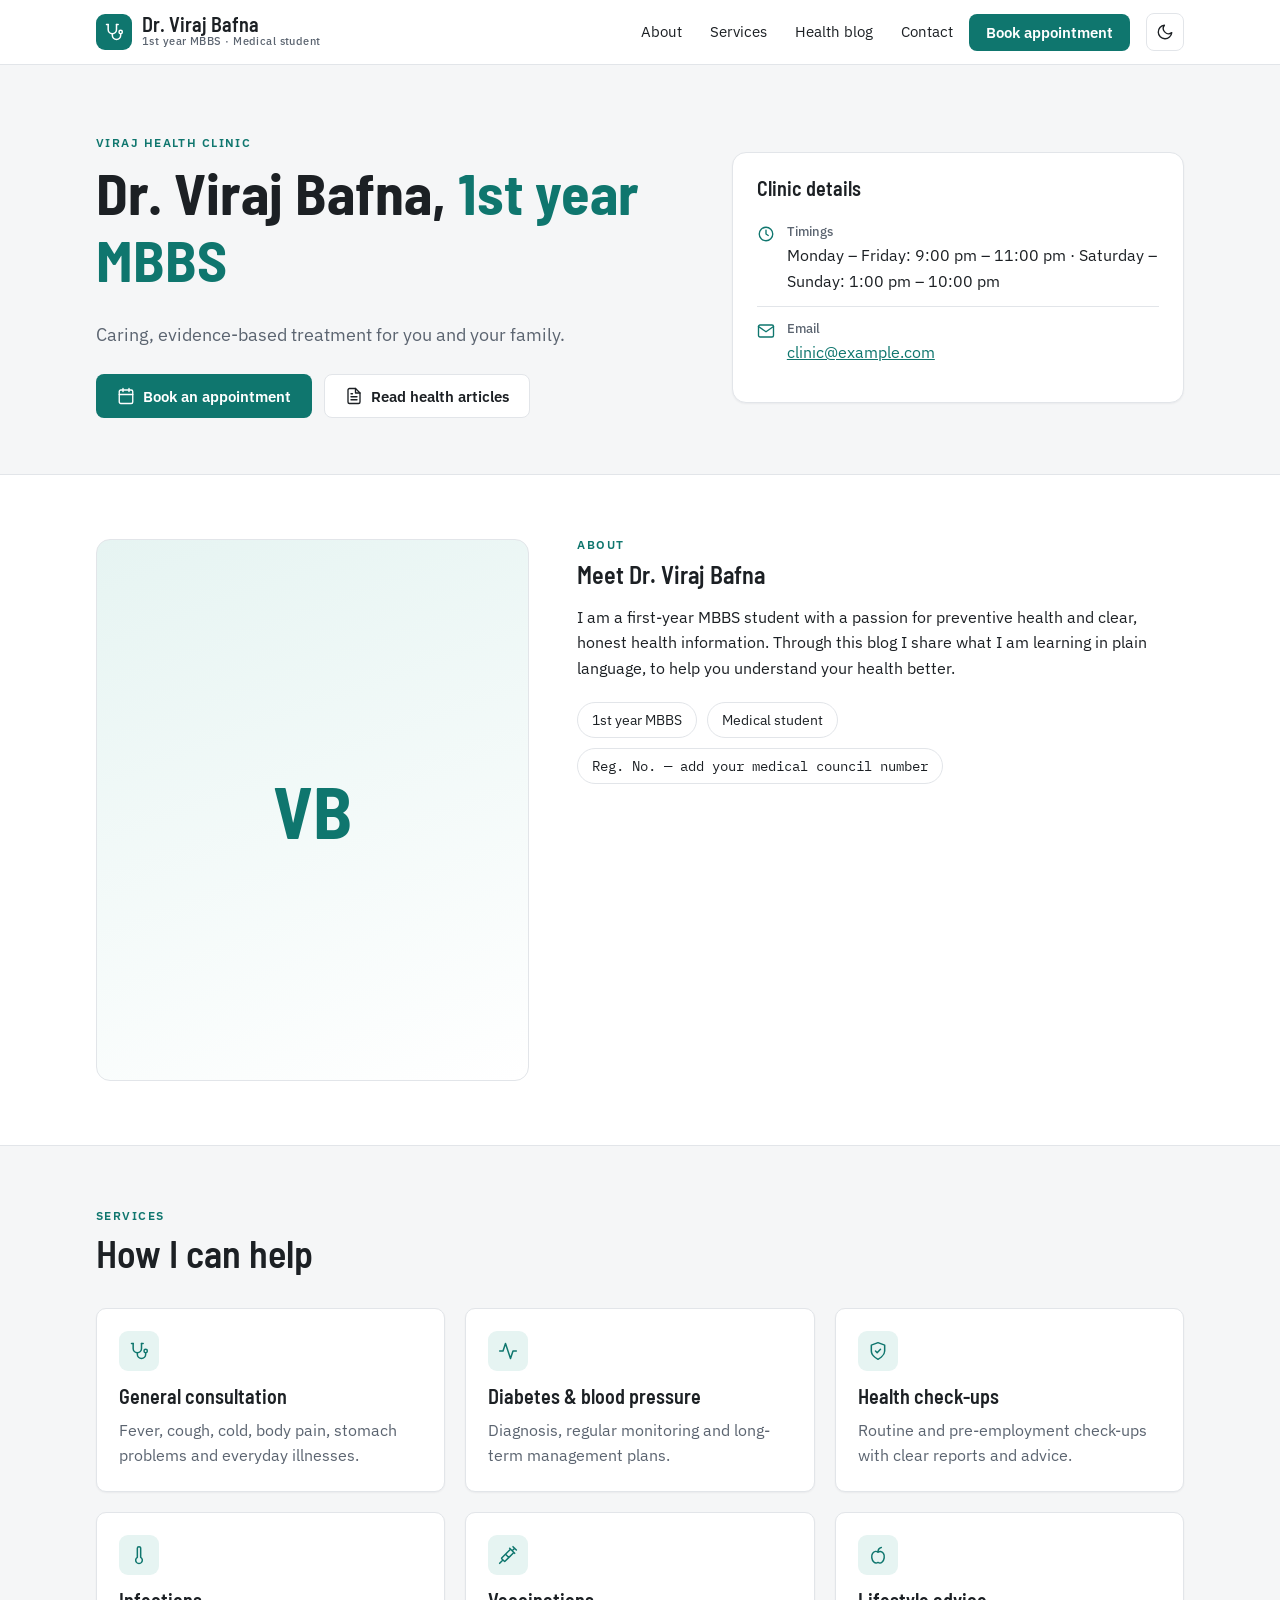
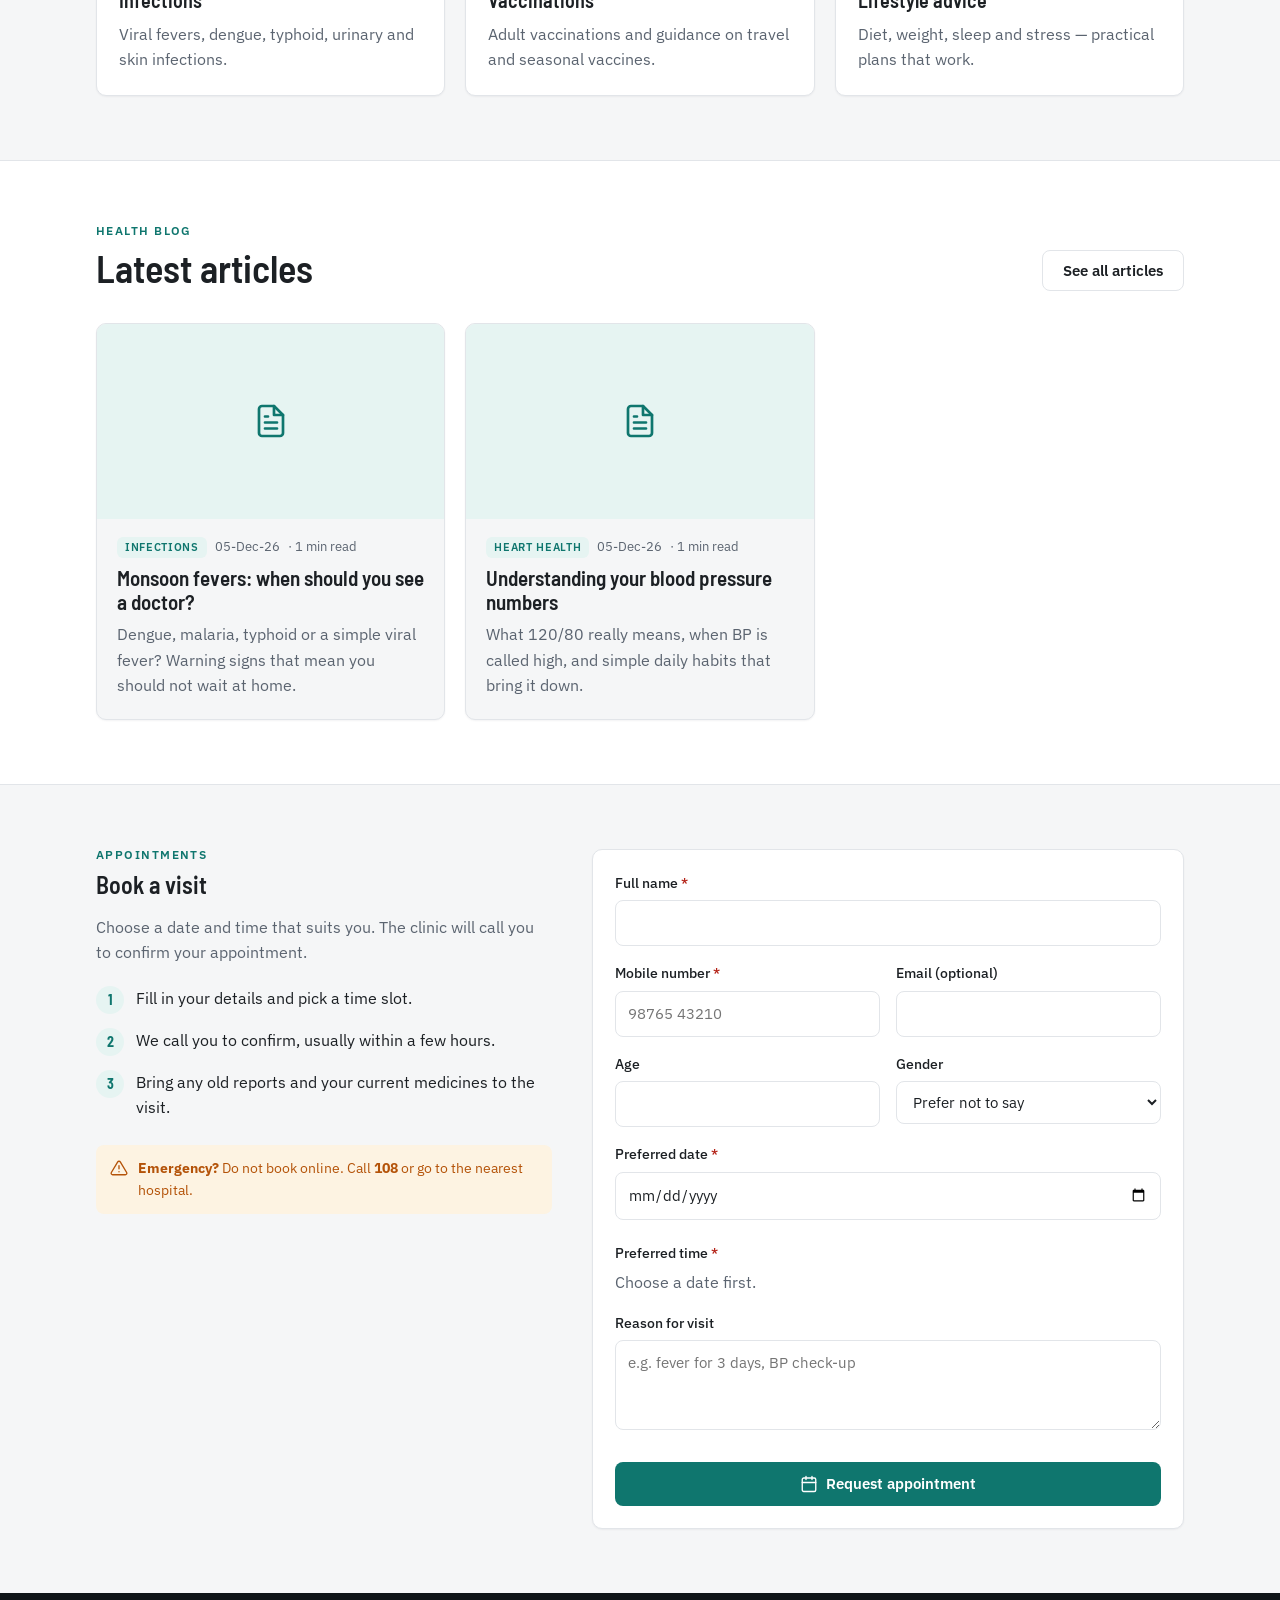
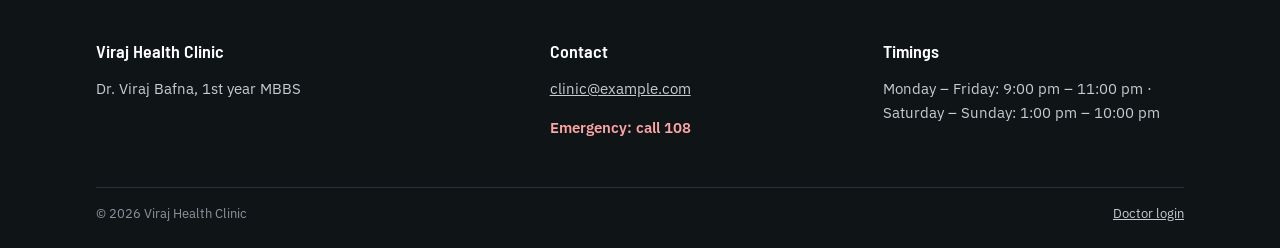
<file: index.html>
<!doctype html>
<html lang="en">
<head>
  <meta charset="utf-8">
  <meta name="viewport" content="width=device-width, initial-scale=1">
  <title>Doctor | Book an appointment</title>
  <meta name="description" content="Book an appointment and read health articles.">
  <link rel="preconnect" href="https://fonts.googleapis.com">
  <link rel="preconnect" href="https://fonts.gstatic.com" crossorigin>
  <link href="https://fonts.googleapis.com/css2?family=Barlow+Semi+Condensed:wght@500;600;700&family=IBM+Plex+Mono:wght@400;500&family=IBM+Plex+Sans:wght@400;500;600&display=swap" rel="stylesheet">
  <link rel="stylesheet" href="assets/css/site.css">
  <link rel="icon" href="data:image/svg+xml,%3Csvg xmlns='http://www.w3.org/2000/svg' viewBox='0 0 32 32'%3E%3Crect width='32' height='32' rx='7' fill='%230f766e'/%3E%3Cpath d='M13 7h6v6h6v6h-6v6h-6v-6H7v-6h6z' fill='white'/%3E%3C/svg%3E">
</head>
<body>
  <header class="site-header">
    <div class="wrap">
      <a class="brand" href="index.html">
        <span class="brand-mark"><i data-icon="stethoscope" data-size="20"></i></span>
        <span class="brand-name"><span data-cfg="doctorName"></span><small><span data-cfg="qualification"></span> · <span data-cfg="role"></span></small></span>
      </a>
      <nav class="nav" id="nav">
        <a href="#about">About</a>
        <a href="#services">Services</a>
        <a href="blog.html">Health blog</a>
        <a href="#contact">Contact</a>
        <a href="#book" class="btn btn-primary" style="padding:10px 16px">Book appointment</a>
      </nav>
      <div class="header-actions">
        <button class="icon-btn theme-toggle" type="button" aria-label="Switch light or dark mode"><i data-icon="moon"></i></button>
        <button class="icon-btn menu-btn" type="button" aria-label="Open menu" aria-expanded="false" aria-controls="nav"><i data-icon="menu"></i></button>
      </div>
    </div>
  </header>

  <main>
    <section class="hero">
      <div class="wrap">
        <div>
          <div class="eyebrow" data-cfg="clinicName"></div>
          <h1><span data-cfg="doctorName"></span>, <span class="deg" data-cfg="qualification"></span></h1>
          <p class="lead" data-cfg="tagline"></p>
          <div class="hero-actions">
            <a href="#book" class="btn btn-primary"><i data-icon="calendar"></i> Book an appointment</a>
            <a href="blog.html" class="btn btn-ghost"><i data-icon="file"></i> Read health articles</a>
          </div>
        </div>
        <aside class="hero-card" aria-label="Clinic details">
          <h3>Clinic details</h3>
          <div class="info-row"><i data-icon="clock"></i><div><b>Timings</b><span data-cfg="hoursText"></span></div></div>
          <div class="info-row"><i data-icon="mail"></i><div><b>Email</b><a data-cfg-mail="email"></a></div></div>
        </aside>
      </div>
    </section>

    <section class="block alt" id="about">
      <div class="wrap about-grid">
        <div class="about-photo" aria-hidden="true"><span id="initials"></span></div>
        <div>
          <div class="eyebrow">About</div>
          <h2>Meet <span data-cfg="doctorName"></span></h2>
          <p data-cfg="about"></p>
          <div class="facts">
            <span class="fact" data-cfg="qualification"></span>
            <span class="fact" data-cfg="role"></span>
            <span class="fact mono" data-cfg="registrationNo"></span>
          </div>
        </div>
      </div>
    </section>

    <section class="block" id="services">
      <div class="wrap">
        <div class="section-head">
          <div class="eyebrow">Services</div>
          <h2>How I can help</h2>
        </div>
        <div class="grid-3" id="services-list"></div>
      </div>
    </section>

    <section class="block alt" id="latest">
      <div class="wrap">
        <div class="section-head" style="display:flex;justify-content:space-between;align-items:end;gap:16px;max-width:none;flex-wrap:wrap">
          <div>
            <div class="eyebrow">Health blog</div>
            <h2 style="margin:0">Latest articles</h2>
          </div>
          <a href="blog.html" class="btn btn-ghost">See all articles</a>
        </div>
        <div class="grid-3" id="latest-posts"><div class="empty">Loading…</div></div>
      </div>
    </section>

    <section class="block" id="book">
      <div class="wrap book-grid">
        <div>
          <div class="eyebrow">Appointments</div>
          <h2>Book a visit</h2>
          <p class="muted">Choose a date and time that suits you. The clinic will call you to confirm your appointment.</p>
          <ol class="steps">
            <li><span class="n">1</span><span>Fill in your details and pick a time slot.</span></li>
            <li><span class="n">2</span><span>We call you to confirm, usually within a few hours.</span></li>
            <li><span class="n">3</span><span>Bring any old reports and your current medicines to the visit.</span></li>
          </ol>
          <div class="notice warn" style="margin-top:24px"><i data-icon="alert"></i><span><b>Emergency?</b> Do not book online. Call <b>108</b> or go to the nearest hospital.</span></div>
        </div>
        <div class="card">
          <form class="form" id="book-form" novalidate>
            <div class="field full"><label for="b-name">Full name <span class="req">*</span></label><input id="b-name" name="patient_name" autocomplete="name" required></div>
            <div class="field"><label for="b-phone">Mobile number <span class="req">*</span></label><input id="b-phone" name="phone" type="tel" inputmode="tel" autocomplete="tel" placeholder="98765 43210" required></div>
            <div class="field"><label for="b-email">Email (optional)</label><input id="b-email" name="email" type="email" autocomplete="email"></div>
            <div class="field"><label for="b-age">Age</label><input id="b-age" name="age" type="number" min="0" max="120" inputmode="numeric"></div>
            <div class="field"><label for="b-gender">Gender</label>
              <select id="b-gender" name="gender"><option value="">Prefer not to say</option><option>Female</option><option>Male</option><option>Other</option></select>
            </div>
            <div class="field full"><label for="b-date">Preferred date <span class="req">*</span></label><input id="b-date" name="appt_date" type="date" required>
              <small class="muted" id="b-date-help"></small>
            </div>
            <div class="field full"><label>Preferred time <span class="req">*</span></label><div class="slots" id="b-slots" role="group" aria-label="Time slots"><span class="muted">Choose a date first.</span></div></div>
            <div class="field full"><label for="b-reason">Reason for visit</label><textarea id="b-reason" name="reason" placeholder="e.g. fever for 3 days, BP check-up"></textarea></div>
            <div class="field full" id="b-msg" aria-live="polite"></div>
            <div class="field full"><button class="btn btn-primary" type="submit" id="b-submit"><i data-icon="calendar"></i> Request appointment</button></div>
          </form>
        </div>
      </div>
    </section>
  </main>

  <footer class="site-footer" id="contact">
    <div class="wrap">
      <div class="cols">
        <div>
          <h4 data-cfg="clinicName"></h4>
          <p><span data-cfg="doctorName"></span>, <span data-cfg="qualification"></span></p>
        </div>
        <div>
          <h4>Contact</h4>
          <p><a data-cfg-mail="email"></a></p>
          <p class="emergency">Emergency: call 108</p>
        </div>
        <div>
          <h4>Timings</h4>
          <p data-cfg="hoursText"></p>
        </div>
      </div>
      <div class="bottom">
        <span>© <span id="year"></span> <span data-cfg="clinicName"></span></span>
        <a href="admin.html">Doctor login</a>
      </div>
    </div>
  </footer>

  <script src="config.js"></script>
  <script src="assets/js/icons.js"></script>
  <script src="assets/js/common.js"></script>
  <script src="assets/js/store.js"></script>
  <script src="assets/js/site.js"></script>
</body>
</html>
</file>
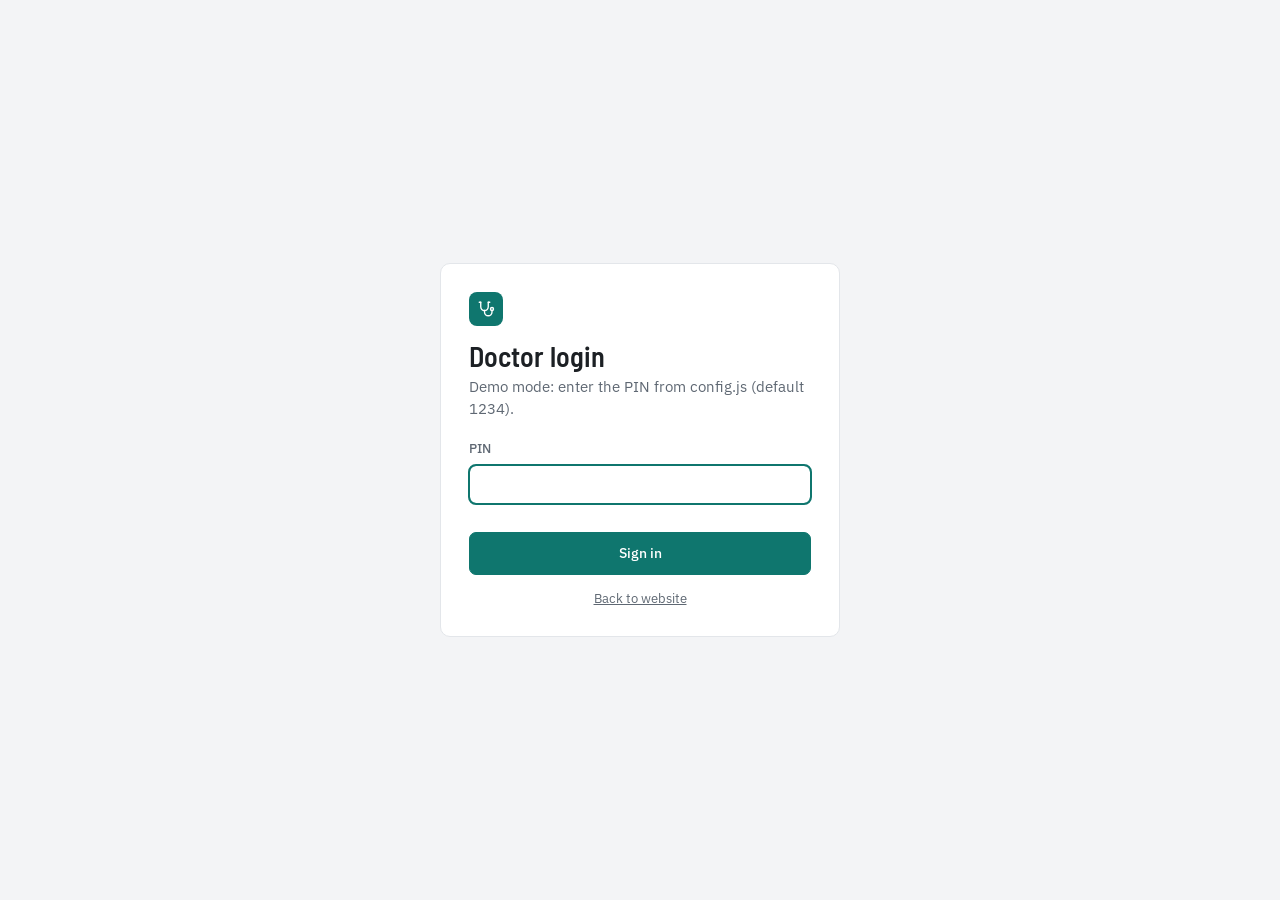
<file: admin.html>
<!doctype html>
<html lang="en">
<head>
  <meta charset="utf-8">
  <meta name="viewport" content="width=device-width, initial-scale=1">
  <meta name="robots" content="noindex, nofollow">
  <title>Clinic Dashboard</title>
  <link rel="preconnect" href="https://fonts.googleapis.com">
  <link rel="preconnect" href="https://fonts.gstatic.com" crossorigin>
  <link href="https://fonts.googleapis.com/css2?family=Barlow+Semi+Condensed:wght@500;600;700&family=IBM+Plex+Mono:wght@400;500&family=IBM+Plex+Sans:wght@400;500;600&display=swap" rel="stylesheet">
  <link rel="stylesheet" href="assets/css/admin.css">
  <link rel="icon" href="data:image/svg+xml,%3Csvg xmlns='http://www.w3.org/2000/svg' viewBox='0 0 32 32'%3E%3Crect width='32' height='32' rx='7' fill='%230f766e'/%3E%3Cpath d='M13 7h6v6h6v6h-6v6h-6v-6H7v-6h6z' fill='white'/%3E%3C/svg%3E">
</head>
<body>
  <!-- Login -->
  <div class="login" id="login" hidden>
    <div class="card">
      <span class="side-brand" style="padding:0;border:0"><span class="mark" id="login-mark"></span></span>
      <h1>Doctor login</h1>
      <p class="muted" id="login-help" style="margin:0"></p>
      <form id="login-form">
        <div class="field" id="login-email-wrap"><label for="login-email">Email</label><input class="input" id="login-email" type="email" autocomplete="username"></div>
        <div class="field"><label for="login-pass" id="login-pass-label">Password</label><input class="input" id="login-pass" type="password" autocomplete="current-password" required></div>
        <div id="login-msg" aria-live="polite"></div>
        <button class="btn btn-primary" type="submit" style="padding:10px">Sign in</button>
        <a href="index.html" class="muted" style="text-align:center;font-size:13px">Back to website</a>
      </form>
    </div>
  </div>

  <!-- App -->
  <div class="app" id="app" hidden>
    <aside class="sidebar" id="sidebar" aria-label="Main menu">
      <div class="side-brand">
        <span class="mark" id="brand-mark"></span>
        <div style="min-width:0"><b id="brand-name"></b><small>Clinic dashboard</small></div>
      </div>
      <nav class="side-nav">
        <div class="side-group">Clinic</div>
        <button class="side-link" data-page="overview"><span data-i="grid"></span>Overview</button>
        <button class="side-link" data-page="appointments"><span data-i="calendar"></span>Appointments<span class="badge" id="badge-appts">0</span></button>
        <div class="side-group">Blog</div>
        <button class="side-link" data-page="posts"><span data-i="file"></span>All posts<span class="badge" id="badge-posts">0</span></button>
        <button class="side-link" data-page="editor"><span data-i="pen"></span>Write a post</button>
        <div class="side-group">Website</div>
        <a class="side-link" href="index.html" target="_blank" rel="noopener"><span data-i="external"></span>View website</a>
        <a class="side-link" href="blog.html" target="_blank" rel="noopener"><span data-i="monitor"></span>View blog</a>
      </nav>
      <div class="side-foot">
        <div class="source" id="source"></div>
        <button class="side-link" id="btn-export"><span data-i="download"></span>Download backup</button>
        <button class="side-link" id="btn-import"><span data-i="upload"></span>Restore backup</button>
        <button class="side-link" id="btn-logout"><span data-i="logout"></span>Sign out</button>
        <input type="file" id="import-file" accept="application/json,.json" hidden>
      </div>
    </aside>
    <div class="scrim" id="scrim"></div>

    <div class="main">
      <header class="topbar">
        <button class="icon-btn menu-btn" id="menu-btn" aria-label="Open menu" aria-controls="sidebar" aria-expanded="false"></button>
        <div class="titles">
          <div class="section" id="page-section"></div>
          <h1 id="page-title"></h1>
        </div>
        <div class="tools" id="page-tools"></div>
        <button class="icon-btn" id="theme-btn" aria-label="Switch light or dark mode"></button>
      </header>
      <main class="content" id="view"></main>
    </div>
  </div>

  <!-- Appointment dialog -->
  <dialog id="appt-dlg" aria-labelledby="appt-dlg-title">
    <form id="appt-form" method="dialog" novalidate>
      <div class="dlg-head"><h2 id="appt-dlg-title">Appointment</h2><button type="button" class="icon-btn" data-close aria-label="Close"></button></div>
      <div class="dlg-body">
        <input type="hidden" name="id">
        <div class="field full"><label for="a-name">Patient name *</label><input class="input" id="a-name" name="patient_name" required></div>
        <div class="field"><label for="a-phone">Phone *</label><input class="input" id="a-phone" name="phone" type="tel" required></div>
        <div class="field"><label for="a-email">Email</label><input class="input" id="a-email" name="email" type="email"></div>
        <div class="field"><label for="a-age">Age</label><input class="input" id="a-age" name="age" type="number" min="0" max="120"></div>
        <div class="field"><label for="a-gender">Gender</label><select class="select" id="a-gender" name="gender"><option value="">—</option><option>Female</option><option>Male</option><option>Other</option></select></div>
        <div class="field"><label for="a-date">Date *</label><input class="input" id="a-date" name="appt_date" type="date" required></div>
        <div class="field"><label for="a-time">Time *</label><input class="input" id="a-time" name="appt_time" type="time" required></div>
        <div class="field full"><label for="a-status">Status</label>
          <select class="select" id="a-status" name="status"><option value="pending">Pending</option><option value="confirmed">Confirmed</option><option value="completed">Completed</option><option value="cancelled">Cancelled</option></select>
        </div>
        <div class="field full"><label for="a-reason">Reason for visit</label><textarea class="textarea" id="a-reason" name="reason" rows="2"></textarea></div>
        <div class="field full"><label for="a-notes">Private notes (only you can see these)</label><textarea class="textarea" id="a-notes" name="notes" rows="3"></textarea></div>
        <div class="full" id="appt-msg" aria-live="polite"></div>
      </div>
      <div class="dlg-foot">
        <button type="button" class="btn" data-close>Cancel</button>
        <button type="submit" class="btn btn-primary" value="save">Save appointment</button>
      </div>
    </form>
  </dialog>

  <!-- Confirm dialog -->
  <dialog id="confirm-dlg" style="width:min(420px, calc(100vw - 32px))">
    <div class="dlg-head"><h2 id="confirm-title">Are you sure?</h2></div>
    <div style="padding:16px 20px" id="confirm-text"></div>
    <div class="dlg-foot"><button class="btn" id="confirm-no">Cancel</button><button class="btn btn-primary" id="confirm-yes">Yes</button></div>
  </dialog>

  <script src="config.js"></script>
  <script src="assets/js/icons.js"></script>
  <script src="assets/js/common.js"></script>
  <script src="assets/js/store.js"></script>
  <script src="assets/js/admin.js"></script>
</body>
</html>
</file>
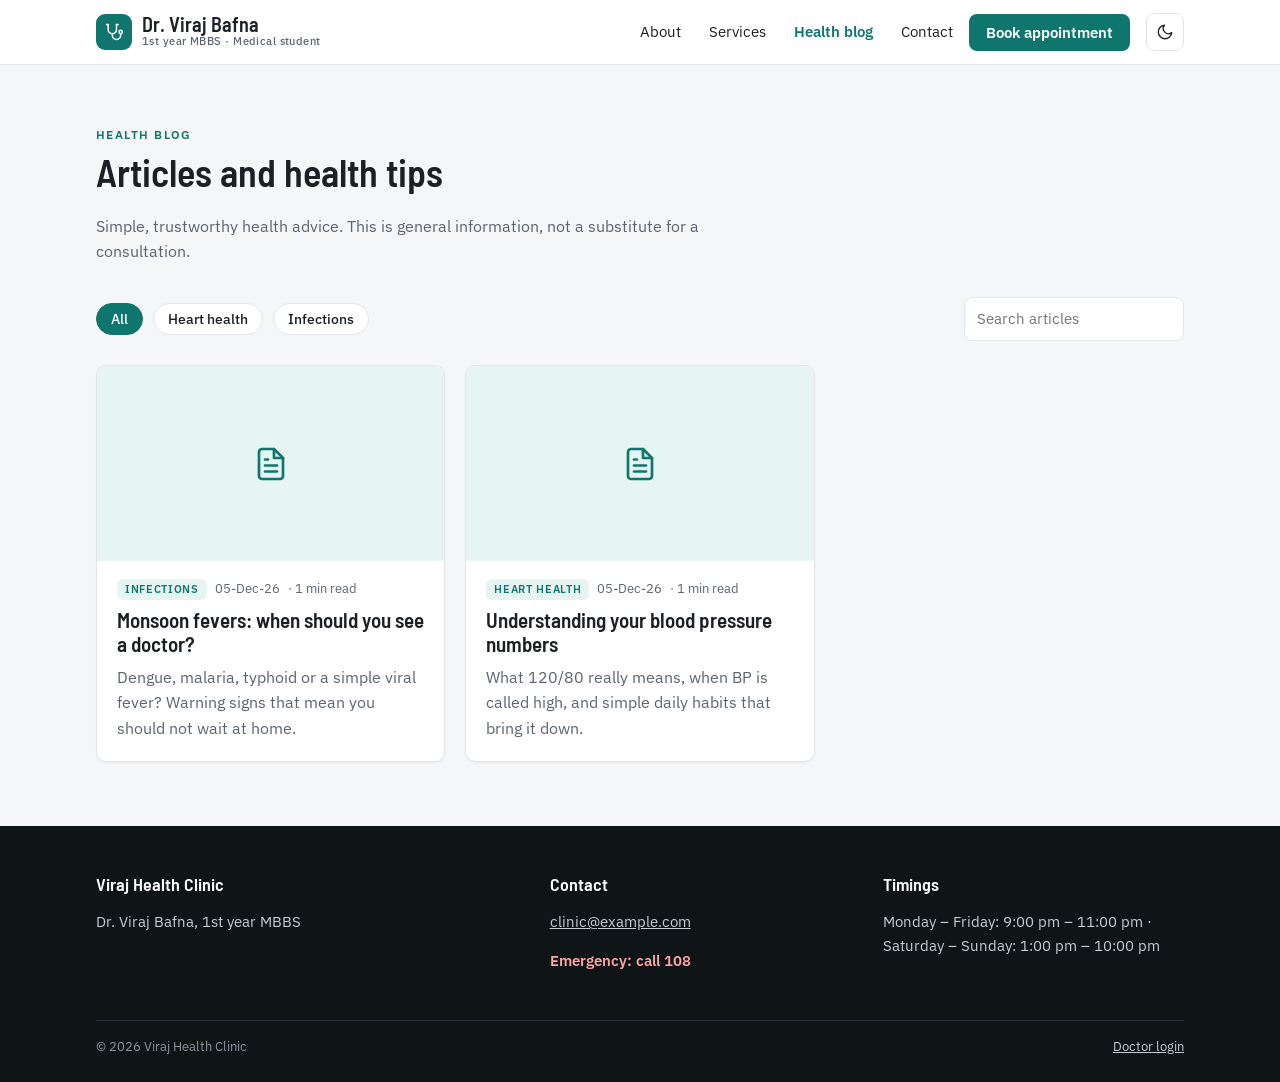
<file: blog.html>
<!doctype html>
<html lang="en">
<head>
  <meta charset="utf-8">
  <meta name="viewport" content="width=device-width, initial-scale=1">
  <title>Health Blog</title>
  <meta name="description" content="Health articles written by your doctor.">
  <link rel="preconnect" href="https://fonts.googleapis.com">
  <link rel="preconnect" href="https://fonts.gstatic.com" crossorigin>
  <link href="https://fonts.googleapis.com/css2?family=Barlow+Semi+Condensed:wght@500;600;700&family=IBM+Plex+Mono:wght@400;500&family=IBM+Plex+Sans:wght@400;500;600&display=swap" rel="stylesheet">
  <link rel="stylesheet" href="assets/css/site.css">
  <link rel="icon" href="data:image/svg+xml,%3Csvg xmlns='http://www.w3.org/2000/svg' viewBox='0 0 32 32'%3E%3Crect width='32' height='32' rx='7' fill='%230f766e'/%3E%3Cpath d='M13 7h6v6h6v6h-6v6h-6v-6H7v-6h6z' fill='white'/%3E%3C/svg%3E">
</head>
<body>
  <header class="site-header">
    <div class="wrap">
      <a class="brand" href="index.html">
        <span class="brand-mark"><i data-icon="stethoscope" data-size="20"></i></span>
        <span class="brand-name"><span data-cfg="doctorName"></span><small><span data-cfg="qualification"></span> · <span data-cfg="role"></span></small></span>
      </a>
      <nav class="nav" id="nav">
        <a href="index.html#about">About</a>
        <a href="index.html#services">Services</a>
        <a href="blog.html" class="active">Health blog</a>
        <a href="index.html#contact">Contact</a>
        <a href="index.html#book" class="btn btn-primary" style="padding:10px 16px">Book appointment</a>
      </nav>
      <div class="header-actions">
        <button class="icon-btn theme-toggle" type="button" aria-label="Switch light or dark mode"><i data-icon="moon"></i></button>
        <button class="icon-btn menu-btn" type="button" aria-label="Open menu" aria-expanded="false" aria-controls="nav"><i data-icon="menu"></i></button>
      </div>
    </div>
  </header>

  <main id="blog-root">
    <section class="block" id="list-view">
      <div class="wrap">
        <div class="section-head">
          <div class="eyebrow">Health blog</div>
          <h2>Articles and health tips</h2>
          <p class="muted">Simple, trustworthy health advice. This is general information, not a substitute for a consultation.</p>
        </div>
        <div class="filters" id="cat-filters"></div>
        <div class="grid-3" id="all-posts"><div class="empty">Loading…</div></div>
      </div>
    </section>
    <article class="article" id="post-view" hidden></article>
  </main>

  <footer class="site-footer" id="contact">
    <div class="wrap">
      <div class="cols">
        <div>
          <h4 data-cfg="clinicName"></h4>
          <p><span data-cfg="doctorName"></span>, <span data-cfg="qualification"></span></p>
        </div>
        <div>
          <h4>Contact</h4>
          <p><a data-cfg-mail="email"></a></p>
          <p class="emergency">Emergency: call 108</p>
        </div>
        <div>
          <h4>Timings</h4>
          <p data-cfg="hoursText"></p>
        </div>
      </div>
      <div class="bottom">
        <span>© <span id="year"></span> <span data-cfg="clinicName"></span></span>
        <a href="admin.html">Doctor login</a>
      </div>
    </div>
  </footer>

  <script src="config.js"></script>
  <script src="assets/js/icons.js"></script>
  <script src="assets/js/common.js"></script>
  <script src="assets/js/store.js"></script>
  <script src="assets/js/site.js"></script>
</body>
</html>
</file>
<file: assets/css/site.css>
/* ===== Public website ===== */
:root {
  --accent: #0f766e;
  --accent-strong: #0b5f58;
  --accent-soft: #e6f4f2;
  --on-accent: #ffffff;
  --bg: #f5f6f7;
  --surface: #ffffff;
  --text: #1c2024;
  --muted: #5b6470;
  --border: #e2e5e9;
  --green: #15803d; --green-soft: #e8f5ec;
  --red: #b42318; --red-soft: #fdecea;
  --amber: #b45309; --amber-soft: #fdf3e2;
  --shadow: 0 1px 2px rgba(16, 24, 40, .05);
  --radius: 10px;
  --f-head: "Barlow Semi Condensed", system-ui, sans-serif;
  --f-body: "IBM Plex Sans", system-ui, sans-serif;
  --f-mono: "IBM Plex Mono", ui-monospace, monospace;
  color-scheme: light;
}
@media (prefers-color-scheme: dark) {
  :root:not([data-theme="light"]) {
    --accent: #2bb3a3; --accent-strong: #4cc9b9; --accent-soft: #12302d; --on-accent: #06201d;
    --bg: #111417; --surface: #191d21; --text: #e8eaed; --muted: #9aa3ad; --border: #2a3036;
    --green: #4ade80; --green-soft: #13291b; --red: #f87171; --red-soft: #33191a; --amber: #fbbf24; --amber-soft: #33270f;
    --shadow: none; color-scheme: dark;
  }
}
:root[data-theme="dark"] {
  --accent: #2bb3a3; --accent-strong: #4cc9b9; --accent-soft: #12302d; --on-accent: #06201d;
  --bg: #111417; --surface: #191d21; --text: #e8eaed; --muted: #9aa3ad; --border: #2a3036;
  --green: #4ade80; --green-soft: #13291b; --red: #f87171; --red-soft: #33191a; --amber: #fbbf24; --amber-soft: #33270f;
  --shadow: none; color-scheme: dark;
}

* { box-sizing: border-box; }
html { scroll-behavior: smooth; }
body {
  margin: 0; background: var(--bg); color: var(--text);
  font: 16px/1.6 var(--f-body); -webkit-font-smoothing: antialiased; overflow-x: hidden;
}
h1, h2, h3, h4 { font-family: var(--f-head); line-height: 1.15; margin: 0 0 .5em; font-weight: 600; }
a { color: var(--accent); }
img { max-width: 100%; display: block; }
.wrap { max-width: 1120px; margin: 0 auto; padding: 0 16px; }
.eyebrow { font: 600 12px/1 var(--f-body); letter-spacing: .12em; text-transform: uppercase; color: var(--accent); margin-bottom: 10px; }
.muted { color: var(--muted); }
.mono { font-family: var(--f-mono); }

/* Header */
.site-header { position: sticky; top: 0; z-index: 30; background: color-mix(in srgb, var(--surface) 92%, transparent); backdrop-filter: blur(8px); border-bottom: 1px solid var(--border); }
.site-header .wrap { display: flex; align-items: center; gap: 16px; height: 64px; }
.brand { display: flex; align-items: center; gap: 10px; text-decoration: none; color: var(--text); min-width: 0; }
.brand-mark { width: 36px; height: 36px; border-radius: 9px; background: var(--accent); color: var(--on-accent); display: grid; place-items: center; flex: none; }
.brand-name { font: 600 20px/1 var(--f-head); white-space: nowrap; overflow: hidden; text-overflow: ellipsis; }
.brand-name small { display: block; font: 500 11px/1.4 var(--f-body); color: var(--muted); letter-spacing: .04em; }
.nav { margin-left: auto; display: flex; align-items: center; gap: 4px; }
.nav a { color: var(--text); text-decoration: none; padding: 8px 12px; border-radius: 8px; font-size: 15px; }
.nav a:hover { background: var(--accent-soft); color: var(--accent); }
.nav a.btn-primary, .nav a.btn-primary:hover { color: var(--on-accent); background: var(--accent); }
.nav a.active { color: var(--accent); font-weight: 600; }
.icon-btn { background: none; border: 1px solid var(--border); color: var(--text); width: 38px; height: 38px; border-radius: 8px; display: inline-grid; place-items: center; cursor: pointer; flex: none; }
.icon-btn:hover { border-color: var(--accent); color: var(--accent); }
.menu-btn { display: none; }

/* Buttons */
.btn { display: inline-flex; align-items: center; justify-content: center; gap: 8px; font: 600 15px/1 var(--f-body); padding: 12px 20px; border-radius: 8px; border: 1px solid transparent; cursor: pointer; text-decoration: none; transition: background .15s; }
.btn-primary { background: var(--accent); color: var(--on-accent); }
.btn-primary:hover { background: var(--accent-strong); }
.btn-ghost { background: var(--surface); color: var(--text); border-color: var(--border); }
.btn-ghost:hover { border-color: var(--accent); color: var(--accent); }
.btn:disabled { opacity: .6; cursor: not-allowed; }

/* Hero */
.hero { padding: 72px 0 56px; }
.hero .wrap { display: grid; grid-template-columns: 1.3fr 1fr; gap: 48px; align-items: center; }
.hero h1 { font-size: clamp(36px, 6vw, 58px); font-weight: 700; }
.hero h1 .deg { color: var(--accent); }
.hero p.lead { font-size: 18px; color: var(--muted); max-width: 540px; }
.hero-actions { display: flex; flex-wrap: wrap; gap: 12px; margin-top: 24px; }
.hero-card { background: var(--surface); border: 1px solid var(--border); border-radius: 14px; padding: 24px; box-shadow: var(--shadow); }
.hero-card h3 { font-size: 20px; }
.info-row { display: flex; gap: 12px; padding: 12px 0; border-top: 1px solid var(--border); }
.info-row:first-of-type { border-top: 0; }
.info-row svg { flex: none; color: var(--accent); margin-top: 3px; }
.info-row div { min-width: 0; overflow-wrap: anywhere; }
.info-row b { display: block; font-size: 13px; color: var(--muted); font-weight: 500; }

/* Sections */
section.block { padding: 64px 0; }
section.block.alt { background: var(--surface); border-top: 1px solid var(--border); border-bottom: 1px solid var(--border); }
.section-head { max-width: 640px; margin-bottom: 32px; }
.section-head h2 { font-size: clamp(28px, 4vw, 38px); }
.grid-3 { display: grid; grid-template-columns: repeat(3, 1fr); gap: 20px; }
.card { background: var(--surface); border: 1px solid var(--border); border-radius: var(--radius); padding: 22px; box-shadow: var(--shadow); }
.alt .card { background: var(--bg); }
.card h3 { font-size: 20px; }
.card p { margin: 0; color: var(--muted); }
.svc-icon { width: 40px; height: 40px; border-radius: 9px; background: var(--accent-soft); color: var(--accent); display: grid; place-items: center; margin-bottom: 14px; }
.about-grid { display: grid; grid-template-columns: 1fr 1.4fr; gap: 48px; align-items: start; }
.about-photo { aspect-ratio: 4/5; border-radius: 14px; background: linear-gradient(160deg, var(--accent-soft), var(--surface)); border: 1px solid var(--border); display: grid; place-items: center; color: var(--accent); }
.about-photo span { font: 700 72px/1 var(--f-head); }
.facts { display: flex; flex-wrap: wrap; gap: 10px; margin-top: 20px; }
.fact { border: 1px solid var(--border); border-radius: 999px; padding: 6px 14px; font-size: 14px; background: var(--surface); }

/* Blog cards */
.post-card { display: flex; flex-direction: column; text-decoration: none; color: inherit; padding: 0; overflow: hidden; transition: border-color .15s, transform .15s; }
.post-card:hover { border-color: var(--accent); transform: translateY(-2px); }
.post-cover { aspect-ratio: 16/9; background: var(--accent-soft); color: var(--accent); display: grid; place-items: center; overflow: hidden; }
.post-cover img { width: 100%; height: 100%; object-fit: cover; }
.post-body { padding: 18px 20px 20px; display: flex; flex-direction: column; gap: 8px; flex: 1; }
.post-body h3 { margin: 0; font-size: 21px; }
.post-meta { font-size: 13px; color: var(--muted); display: flex; gap: 8px; flex-wrap: wrap; align-items: center; }
.tag { display: inline-block; font: 600 11px/1 var(--f-body); letter-spacing: .06em; text-transform: uppercase; color: var(--accent); background: var(--accent-soft); padding: 5px 8px; border-radius: 6px; }
.empty { text-align: center; padding: 40px 16px; color: var(--muted); border: 1px dashed var(--border); border-radius: var(--radius); }

/* Booking form */
.book-grid { display: grid; grid-template-columns: 1fr 1.3fr; gap: 40px; align-items: start; }
.form { display: grid; grid-template-columns: 1fr 1fr; gap: 16px; }
.field { display: flex; flex-direction: column; gap: 6px; min-width: 0; }
.field.full { grid-column: 1 / -1; }
.field label { font-size: 14px; font-weight: 500; }
.field label .req { color: var(--red); }
.field input, .field select, .field textarea {
  font: inherit; font-size: 15px; color: var(--text); background: var(--surface);
  border: 1px solid var(--border); border-radius: 8px; padding: 10px 12px; width: 100%;
}
.field textarea { min-height: 90px; resize: vertical; }
.field input:focus, .field select:focus, .field textarea:focus { outline: 2px solid var(--accent); outline-offset: -1px; border-color: var(--accent); }
.slots { display: flex; flex-wrap: wrap; gap: 8px; }
.slot { font: 500 14px/1 var(--f-body); padding: 9px 12px; border: 1px solid var(--border); border-radius: 8px; background: var(--surface); color: var(--text); cursor: pointer; }
.slot:hover { border-color: var(--accent); }
.slot[aria-pressed="true"] { background: var(--accent); color: var(--on-accent); border-color: var(--accent); }
.slot:disabled { opacity: .4; cursor: not-allowed; text-decoration: line-through; }
.notice { display: flex; gap: 10px; align-items: flex-start; padding: 12px 14px; border-radius: 8px; font-size: 14px; }
.notice svg { flex: none; margin-top: 2px; }
.notice.ok { background: var(--green-soft); color: var(--green); }
.notice.err { background: var(--red-soft); color: var(--red); }
.notice.warn { background: var(--amber-soft); color: var(--amber); }
.steps { list-style: none; padding: 0; margin: 20px 0 0; display: grid; gap: 14px; }
.steps li { display: flex; gap: 12px; }
.steps .n { flex: none; width: 28px; height: 28px; border-radius: 50%; background: var(--accent-soft); color: var(--accent); display: grid; place-items: center; font: 700 14px/1 var(--f-head); }

/* Article */
.article { max-width: 760px; margin: 0 auto; padding: 48px 16px 64px; }
.article h1 { font-size: clamp(32px, 5vw, 46px); font-weight: 700; }
.article .cover { border-radius: 12px; margin: 24px 0; aspect-ratio: 16/9; object-fit: cover; width: 100%; }
.prose { font-size: 17.5px; line-height: 1.75; overflow-wrap: anywhere; }
.prose h2 { font-size: 28px; margin-top: 1.6em; }
.prose h3 { font-size: 23px; margin-top: 1.4em; }
.prose h4 { font-size: 19px; margin-top: 1.2em; }
.prose blockquote { margin: 1.4em 0; padding: 12px 18px; border-left: 4px solid var(--accent); background: var(--accent-soft); border-radius: 0 8px 8px 0; }
.prose code { font-family: var(--f-mono); font-size: .9em; background: var(--accent-soft); padding: 1px 5px; border-radius: 4px; }
.prose hr { border: 0; border-top: 1px solid var(--border); margin: 2em 0; }
.prose ul, .prose ol { padding-left: 1.4em; }
.disclaimer { margin-top: 40px; font-size: 14px; color: var(--muted); border-top: 1px solid var(--border); padding-top: 16px; }
.filters { display: flex; flex-wrap: wrap; gap: 10px; margin-bottom: 24px; align-items: center; }
.chip { font: 500 14px/1 var(--f-body); padding: 8px 14px; border-radius: 999px; border: 1px solid var(--border); background: var(--surface); color: var(--text); cursor: pointer; }
.chip[aria-pressed="true"] { background: var(--accent); color: var(--on-accent); border-color: var(--accent); }
.search { margin-left: auto; min-width: 220px; font: inherit; font-size: 15px; padding: 9px 12px; border: 1px solid var(--border); border-radius: 8px; background: var(--surface); color: var(--text); }

/* Footer */
.site-footer { background: #0f1417; color: #c6ccd2; padding: 48px 0 24px; font-size: 15px; }
.site-footer .cols { display: grid; grid-template-columns: 1.4fr 1fr 1fr; gap: 32px; }
.site-footer h4 { color: #fff; font-size: 18px; }
.site-footer a { color: #c6ccd2; }
.site-footer .bottom { border-top: 1px solid #263038; margin-top: 32px; padding-top: 16px; display: flex; flex-wrap: wrap; gap: 12px; justify-content: space-between; font-size: 13px; color: #8b949e; }
.emergency { color: #fca5a5; font-weight: 600; }

/* Mobile */
@media (max-width: 900px) {
  .hero .wrap, .about-grid, .book-grid { grid-template-columns: 1fr; gap: 32px; }
  .grid-3 { grid-template-columns: 1fr 1fr; }
  .site-footer .cols { grid-template-columns: 1fr; }
  .about-photo { max-width: 320px; }
}
@media (max-width: 720px) {
  .menu-btn { display: inline-grid; }
  .nav { position: fixed; top: 64px; left: 0; right: 0; background: var(--surface); flex-direction: column; align-items: stretch; padding: 8px 16px 16px; border-bottom: 1px solid var(--border); display: none; margin: 0; }
  .nav.open { display: flex; }
  .nav a { padding: 12px; }
  .header-actions { margin-left: auto; display: flex; gap: 8px; }
  .grid-3, .form { grid-template-columns: 1fr; }
  .hero { padding: 40px 0; }
  section.block { padding: 48px 0; }
  .search { margin-left: 0; width: 100%; min-width: 0; }
}
</file>
<file: assets/css/admin.css>
/* ===== Doctor's dashboard ===== */
:root {
  --accent: #0f766e;
  --accent-strong: #0b5f58;
  --accent-soft: #e6f4f2;
  --on-accent: #ffffff;
  --bg: #f3f4f6;
  --surface: #ffffff;
  --surface-2: #f8f9fa;
  --text: #1c2024;
  --muted: #5f6873;
  --border: #e3e6ea;
  --side-bg: #14191d;
  --side-text: #b9c1c9;
  --side-muted: #6c7781;
  --side-hover: #1d2429;
  --green: #15803d; --green-soft: #e8f5ec;
  --red: #c0291d; --red-soft: #fdecea;
  --amber: #b45309; --amber-soft: #fdf3e2;
  --grey-soft: #eef0f2;
  --radius: 10px;
  --f-head: "Barlow Semi Condensed", system-ui, sans-serif;
  --f-body: "IBM Plex Sans", system-ui, sans-serif;
  --f-mono: "IBM Plex Mono", ui-monospace, monospace;
  color-scheme: light;
}
@media (prefers-color-scheme: dark) {
  :root:not([data-theme="light"]) {
    --accent: #2bb3a3; --accent-strong: #4cc9b9; --accent-soft: #12302d; --on-accent: #06201d;
    --bg: #0f1215; --surface: #171b1f; --surface-2: #1c2126; --text: #e6e9ec; --muted: #9aa3ad; --border: #2a3036;
    --side-bg: #0b0e10; --side-hover: #161b1f;
    --green: #4ade80; --green-soft: #13291b; --red: #f87171; --red-soft: #351a1a; --amber: #fbbf24; --amber-soft: #33270f; --grey-soft: #23292e;
    color-scheme: dark;
  }
}
:root[data-theme="dark"] {
  --accent: #2bb3a3; --accent-strong: #4cc9b9; --accent-soft: #12302d; --on-accent: #06201d;
  --bg: #0f1215; --surface: #171b1f; --surface-2: #1c2126; --text: #e6e9ec; --muted: #9aa3ad; --border: #2a3036;
  --side-bg: #0b0e10; --side-hover: #161b1f;
  --green: #4ade80; --green-soft: #13291b; --red: #f87171; --red-soft: #351a1a; --amber: #fbbf24; --amber-soft: #33270f; --grey-soft: #23292e;
  color-scheme: dark;
}

* { box-sizing: border-box; }
html, body { margin: 0; }
body { background: var(--bg); color: var(--text); font: 14.5px/1.5 var(--f-body); -webkit-font-smoothing: antialiased; overflow-x: hidden; }
h1, h2, h3 { font-family: var(--f-head); margin: 0; line-height: 1.15; font-weight: 600; }
a { color: var(--accent); }
button { font: inherit; }
.mono { font-family: var(--f-mono); font-size: 13px; }
.muted { color: var(--muted); }
[hidden] { display: none !important; }

/* ---------- Layout ---------- */
.app { display: grid; grid-template-columns: 248px 1fr; min-height: 100vh; }
.sidebar {
  position: fixed; inset: 0 auto 0 0; width: 248px; background: var(--side-bg); color: var(--side-text);
  display: flex; flex-direction: column; z-index: 50; transition: transform .2s ease;
}
.side-brand { display: flex; align-items: center; gap: 10px; padding: 18px 18px 16px; border-bottom: 1px solid #222a30; }
.side-brand .mark { width: 34px; height: 34px; border-radius: 8px; background: var(--accent); color: #fff; display: grid; place-items: center; flex: none; }
.side-brand b { display: block; color: #fff; font: 600 18px/1.1 var(--f-head); }
.side-brand small { color: var(--side-muted); font-size: 12px; }
.side-nav { flex: 1; overflow-y: auto; padding: 8px 10px; }
.side-group { font: 600 11px/1 var(--f-body); letter-spacing: .1em; text-transform: uppercase; color: var(--side-muted); padding: 18px 10px 8px; }
.side-link {
  position: relative; display: flex; align-items: center; gap: 11px; width: 100%; padding: 9px 10px; border-radius: 7px;
  color: var(--side-text); background: none; border: 0; text-align: left; cursor: pointer; text-decoration: none; font-size: 14.5px;
}
.side-link:hover { background: var(--side-hover); color: #fff; }
.side-link.active { background: var(--side-hover); color: #fff; font-weight: 500; }
.side-link.active::before { content: ""; position: absolute; left: -10px; top: 6px; bottom: 6px; width: 3px; border-radius: 0 3px 3px 0; background: var(--accent); }
.side-link.active svg { color: var(--accent); }
.side-link .badge { margin-left: auto; }
.badge { font: 600 11.5px/1 var(--f-body); padding: 3px 7px; border-radius: 999px; background: #2a3238; color: #c9d1d9; min-width: 22px; text-align: center; }
.badge.alert { background: var(--red); color: #fff; }
.side-foot { border-top: 1px solid #222a30; padding: 12px 10px 14px; }
.source { display: flex; gap: 10px; align-items: flex-start; padding: 8px 10px 10px; font-size: 12.5px; color: var(--side-muted); }
.source svg { flex: none; margin-top: 1px; }
.source b { display: block; color: var(--side-text); font-weight: 500; font-size: 13px; }
.side-foot .side-link { font-size: 13.5px; padding: 7px 10px; }

.main { grid-column: 2; min-width: 0; display: flex; flex-direction: column; }
.topbar {
  position: sticky; top: 0; z-index: 20; background: var(--bg); border-bottom: 1px solid var(--border);
  display: flex; align-items: center; gap: 14px; padding: 14px 28px; min-height: 72px;
}
.topbar .titles { min-width: 0; }
.topbar .section { font: 600 11px/1 var(--f-body); letter-spacing: .1em; text-transform: uppercase; color: var(--muted); margin-bottom: 5px; }
.topbar h1 { font-size: 26px; white-space: nowrap; overflow: hidden; text-overflow: ellipsis; }
.topbar .tools { margin-left: auto; display: flex; align-items: center; gap: 10px; flex-wrap: wrap; justify-content: flex-end; }
.topbar .menu-btn { display: none; }
.content { padding: 24px 28px 48px; display: flex; flex-direction: column; gap: 20px; max-width: 1400px; width: 100%; }

/* ---------- Controls ---------- */
.btn {
  display: inline-flex; align-items: center; justify-content: center; gap: 7px; padding: 8px 14px; border-radius: 7px;
  border: 1px solid var(--border); background: var(--surface); color: var(--text); cursor: pointer; font-weight: 500; font-size: 14px;
  text-decoration: none; white-space: nowrap;
}
.btn:hover { border-color: var(--accent); color: var(--accent); }
.btn-primary { background: var(--accent); border-color: var(--accent); color: var(--on-accent); }
.btn-primary:hover { background: var(--accent-strong); border-color: var(--accent-strong); color: var(--on-accent); }
.btn-danger:hover { border-color: var(--red); color: var(--red); }
.btn-sm { padding: 5px 9px; font-size: 13px; gap: 5px; }
.btn:disabled { opacity: .55; cursor: not-allowed; }
.icon-btn { width: 36px; height: 36px; display: inline-grid; place-items: center; border-radius: 7px; border: 1px solid var(--border); background: var(--surface); color: var(--text); cursor: pointer; flex: none; }
.icon-btn:hover { border-color: var(--accent); color: var(--accent); }
.select, .input, .textarea {
  font: inherit; font-size: 14px; color: var(--text); background: var(--surface); border: 1px solid var(--border); border-radius: 7px; padding: 8px 10px; min-width: 0;
}
.select:focus, .input:focus, .textarea:focus { outline: 2px solid var(--accent); outline-offset: -1px; border-color: var(--accent); }
.segmented { display: inline-flex; background: var(--surface); border: 1px solid var(--border); border-radius: 8px; padding: 3px; gap: 2px; flex-wrap: wrap; }
.segmented button { border: 0; background: none; color: var(--muted); padding: 6px 11px; border-radius: 6px; cursor: pointer; font-size: 13.5px; font-weight: 500; display: inline-flex; gap: 6px; align-items: center; }
.segmented button[aria-pressed="true"] { background: var(--accent-soft); color: var(--accent); }
.segmented .count { font-size: 12px; color: var(--muted); }

/* ---------- Cards / KPI ---------- */
.kpis { display: grid; grid-template-columns: repeat(4, minmax(0, 1fr)); gap: 16px; }
.kpi { background: var(--surface); border: 1px solid var(--border); border-radius: var(--radius); padding: 16px 18px; }
.kpi .label { display: flex; align-items: center; gap: 8px; color: var(--muted); font-size: 13px; font-weight: 500; }
.kpi .label svg { color: var(--accent); }
.kpi .value { font: 600 34px/1.1 var(--f-head); margin-top: 8px; }
.kpi .sub { font-size: 12.5px; color: var(--muted); margin-top: 2px; display: flex; gap: 6px; align-items: center; }
.card { background: var(--surface); border: 1px solid var(--border); border-radius: var(--radius); min-width: 0; }
.card-head { display: flex; align-items: center; gap: 12px; padding: 14px 18px; border-bottom: 1px solid var(--border); flex-wrap: wrap; }
.card-head h2 { font-size: 19px; }
.card-head .right { margin-left: auto; display: flex; gap: 8px; align-items: center; flex-wrap: wrap; }
.card-body { padding: 18px; }
.cols-2 { display: grid; grid-template-columns: 1fr 1fr; gap: 20px; }
.empty { padding: 32px 18px; text-align: center; color: var(--muted); }

/* ---------- Tables ---------- */
.table { width: 100%; border-collapse: collapse; }
.table th { text-align: left; font: 600 11.5px/1 var(--f-body); letter-spacing: .06em; text-transform: uppercase; color: var(--muted); padding: 11px 14px; background: var(--surface-2); border-bottom: 1px solid var(--border); white-space: nowrap; }
.table td { padding: 11px 14px; border-bottom: 1px solid var(--border); vertical-align: top; }
.table tr:last-child td { border-bottom: 0; }
.table tbody tr:hover td { background: var(--surface-2); }
.table .num { font-family: var(--f-head); font-size: 15px; font-weight: 600; white-space: nowrap; }
.table .actions { display: flex; gap: 6px; flex-wrap: wrap; justify-content: flex-end; }
.cell-main { font-weight: 500; }
.cell-sub { font-size: 12.5px; color: var(--muted); overflow-wrap: anywhere; }
.reason { max-width: 320px; overflow-wrap: anywhere; }

/* ---------- Status pills (always icon + label) ---------- */
.pill { display: inline-flex; align-items: center; gap: 5px; padding: 3px 9px 3px 7px; border-radius: 999px; font-size: 12.5px; font-weight: 500; white-space: nowrap; }
.pill.pending { background: var(--amber-soft); color: var(--amber); }
.pill.confirmed { background: var(--green-soft); color: var(--green); }
.pill.completed { background: var(--grey-soft); color: var(--muted); }
.pill.cancelled { background: var(--red-soft); color: var(--red); }
.pill.published { background: var(--green-soft); color: var(--green); }
.pill.draft { background: var(--grey-soft); color: var(--muted); }

/* ---------- Editor ---------- */
.editor { display: grid; grid-template-columns: minmax(0, 1fr) 300px; gap: 20px; align-items: start; }
.field { display: flex; flex-direction: column; gap: 6px; min-width: 0; }
.field label { font-size: 13px; font-weight: 500; color: var(--muted); }
.field .hint { font-size: 12px; color: var(--muted); }
.title-input { font: 600 26px/1.2 var(--f-head); border: 0; background: none; color: var(--text); width: 100%; padding: 4px 0; }
.title-input:focus { outline: none; }
.toolbar { display: flex; gap: 4px; flex-wrap: wrap; padding: 8px; border-bottom: 1px solid var(--border); background: var(--surface-2); align-items: center; }
.toolbar button { border: 1px solid transparent; background: none; color: var(--text); padding: 5px 9px; border-radius: 6px; cursor: pointer; font-size: 13px; font-weight: 600; min-width: 32px; }
.toolbar button:hover { border-color: var(--border); background: var(--surface); }
.toolbar .sep { width: 1px; height: 20px; background: var(--border); margin: 0 4px; }
.toolbar .tabs { margin-left: auto; }
.content-area { width: 100%; min-height: 440px; border: 0; padding: 16px 18px; font: 15px/1.7 var(--f-mono); color: var(--text); background: var(--surface); resize: vertical; border-radius: 0 0 var(--radius) var(--radius); }
.content-area:focus { outline: none; }
.preview { padding: 18px 22px; min-height: 440px; font-size: 16px; line-height: 1.7; overflow-wrap: anywhere; }
.preview h2 { font-size: 26px; margin: 1.2em 0 .4em; }
.preview h3 { font-size: 21px; margin: 1.1em 0 .4em; }
.preview blockquote { margin: 1em 0; padding: 10px 16px; border-left: 4px solid var(--accent); background: var(--accent-soft); border-radius: 0 6px 6px 0; }
.preview code { font-family: var(--f-mono); background: var(--accent-soft); padding: 1px 5px; border-radius: 4px; }
.stack { display: flex; flex-direction: column; gap: 14px; }

/* ---------- Dialog / toast / login ---------- */
dialog { border: 1px solid var(--border); border-radius: 12px; padding: 0; width: min(620px, calc(100vw - 32px)); background: var(--surface); color: var(--text); }
dialog::backdrop { background: rgba(10, 14, 18, .55); }
.dlg-head { display: flex; align-items: center; padding: 16px 20px; border-bottom: 1px solid var(--border); }
.dlg-head h2 { font-size: 21px; }
.dlg-head .icon-btn { margin-left: auto; }
.dlg-body { padding: 18px 20px; display: grid; grid-template-columns: 1fr 1fr; gap: 14px; max-height: 70vh; overflow-y: auto; }
.dlg-body .full { grid-column: 1 / -1; }
.dlg-foot { display: flex; gap: 10px; justify-content: flex-end; padding: 14px 20px; border-top: 1px solid var(--border); flex-wrap: wrap; }
.msg { display: flex; gap: 8px; align-items: flex-start; padding: 10px 12px; border-radius: 7px; font-size: 13.5px; }
.msg.err { background: var(--red-soft); color: var(--red); }
.msg.ok { background: var(--green-soft); color: var(--green); }
.msg.warn { background: var(--amber-soft); color: var(--amber); }
.msg svg { flex: none; margin-top: 1px; }
.toast { position: fixed; bottom: 20px; left: 50%; transform: translateX(-50%); background: #1c2328; color: #fff; padding: 10px 16px; border-radius: 8px; font-size: 14px; z-index: 100; display: flex; gap: 8px; align-items: center; box-shadow: 0 8px 24px rgba(0,0,0,.25); max-width: calc(100vw - 32px); }
.login { min-height: 100vh; display: grid; place-items: center; padding: 16px; }
.login .card { width: min(400px, 100%); padding: 28px; }
.login h1 { font-size: 28px; margin: 14px 0 4px; }
.login form { display: flex; flex-direction: column; gap: 14px; margin-top: 20px; }
.scrim { display: none; }

/* ---------- Mobile ---------- */
@media (max-width: 1100px) {
  .kpis { grid-template-columns: repeat(2, minmax(0, 1fr)); }
  .cols-2, .editor { grid-template-columns: 1fr; }
}
@media (max-width: 860px) {
  .app { grid-template-columns: 1fr; }
  .main { grid-column: 1; }
  .sidebar { transform: translateX(-100%); }
  .sidebar.open { transform: none; box-shadow: 0 0 40px rgba(0,0,0,.4); }
  .scrim.show { display: block; position: fixed; inset: 0; background: rgba(0,0,0,.45); z-index: 40; }
  .topbar .menu-btn { display: inline-grid; }
  .topbar { padding: 12px 16px; flex-wrap: wrap; }
  .topbar h1 { font-size: 22px; }
  .topbar .tools { width: 100%; justify-content: flex-start; margin-left: 0; order: 3; }
  #theme-btn { margin-left: auto; }
  .content { padding: 16px 16px 40px; }
  .dlg-body { grid-template-columns: 1fr; }

  /* tables become stacked cards — no sideways scrolling */
  .table thead { display: none; }
  .table, .table tbody, .table tr, .table td { display: block; width: 100%; }
  .table tr { padding: 10px 14px; border-bottom: 1px solid var(--border); }
  .table tr:last-child { border-bottom: 0; }
  .table td { border: 0; padding: 4px 0; display: flex; gap: 12px; }
  .table td::before { content: attr(data-label); flex: 0 0 84px; font-size: 11.5px; text-transform: uppercase; letter-spacing: .05em; color: var(--muted); padding-top: 2px; }
  .table td.no-label::before { display: none; }
  .table .actions { justify-content: flex-start; padding-top: 6px; }
  .table tbody tr:hover td { background: none; }
  .reason { max-width: none; }
}
@media (max-width: 480px) {
  .kpis { grid-template-columns: 1fr 1fr; gap: 10px; }
  .kpi { padding: 12px 14px; }
  .kpi .value { font-size: 28px; }
}
</file>
